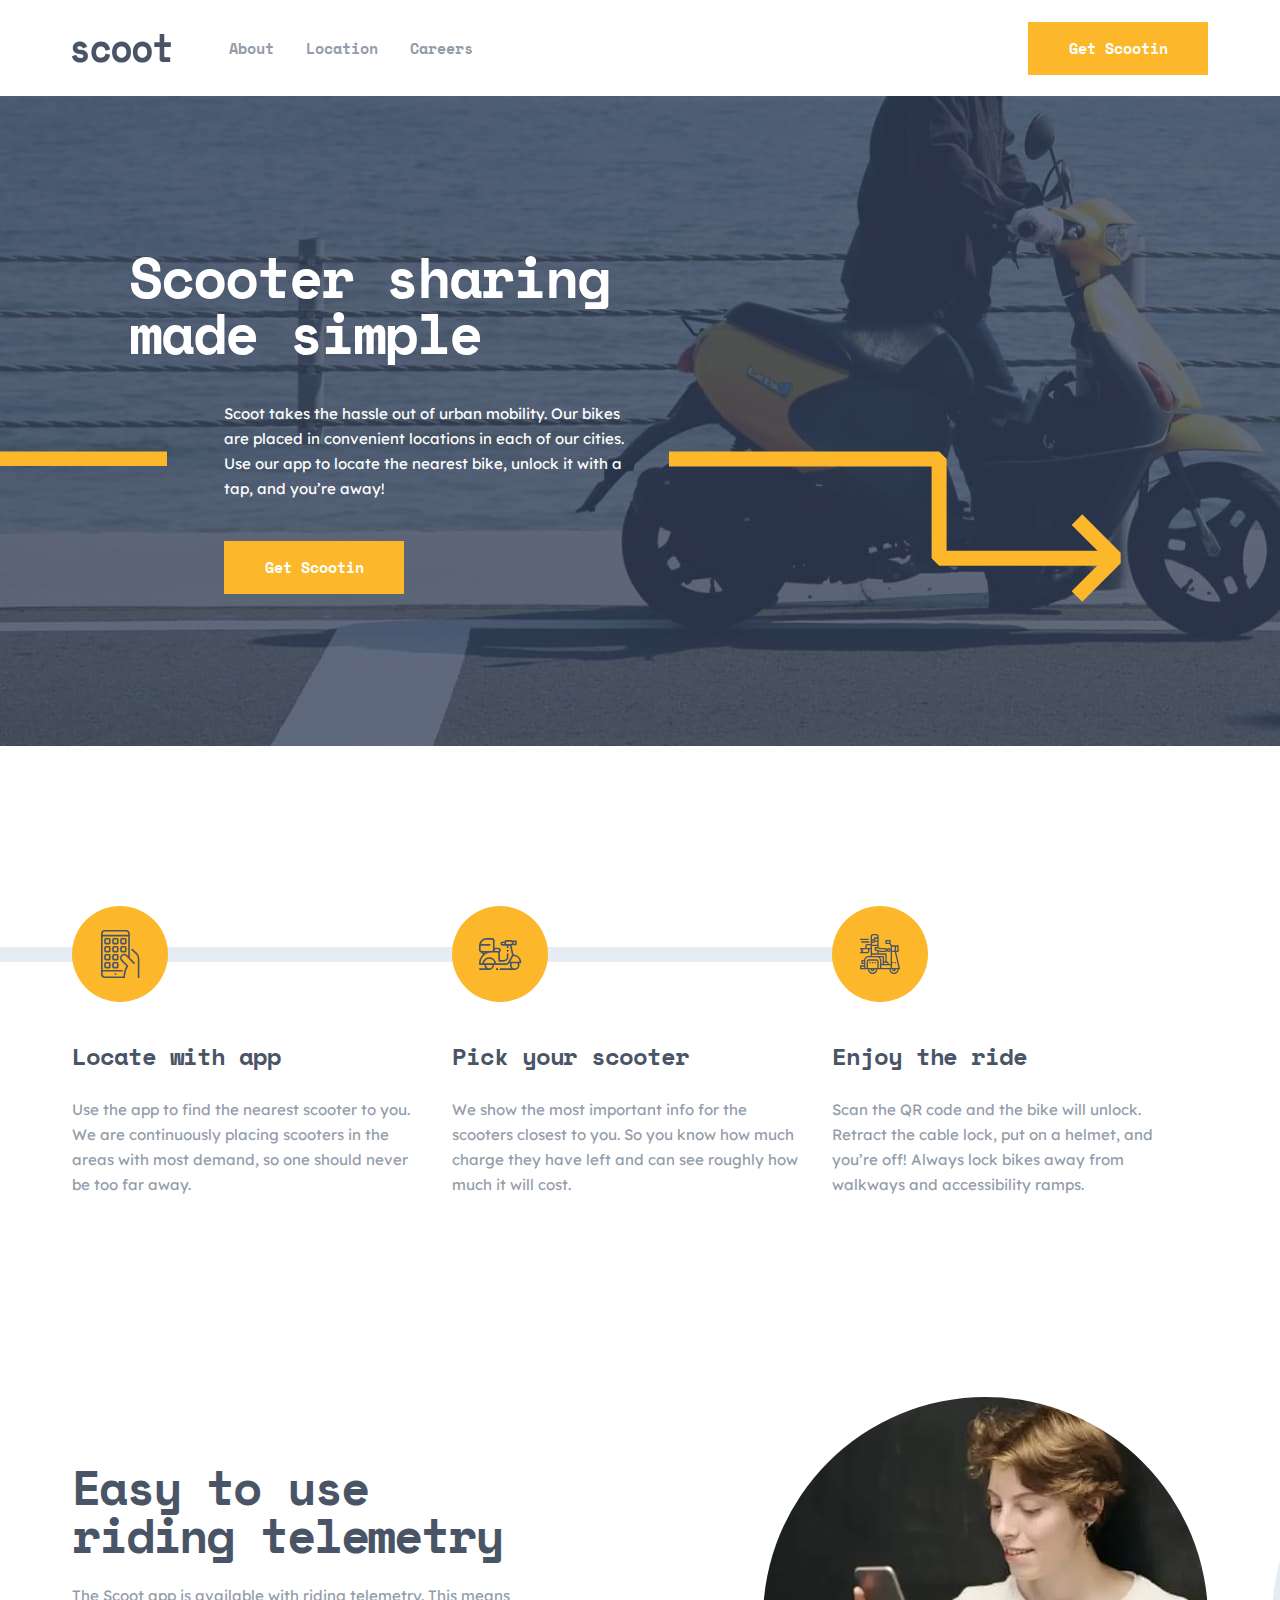
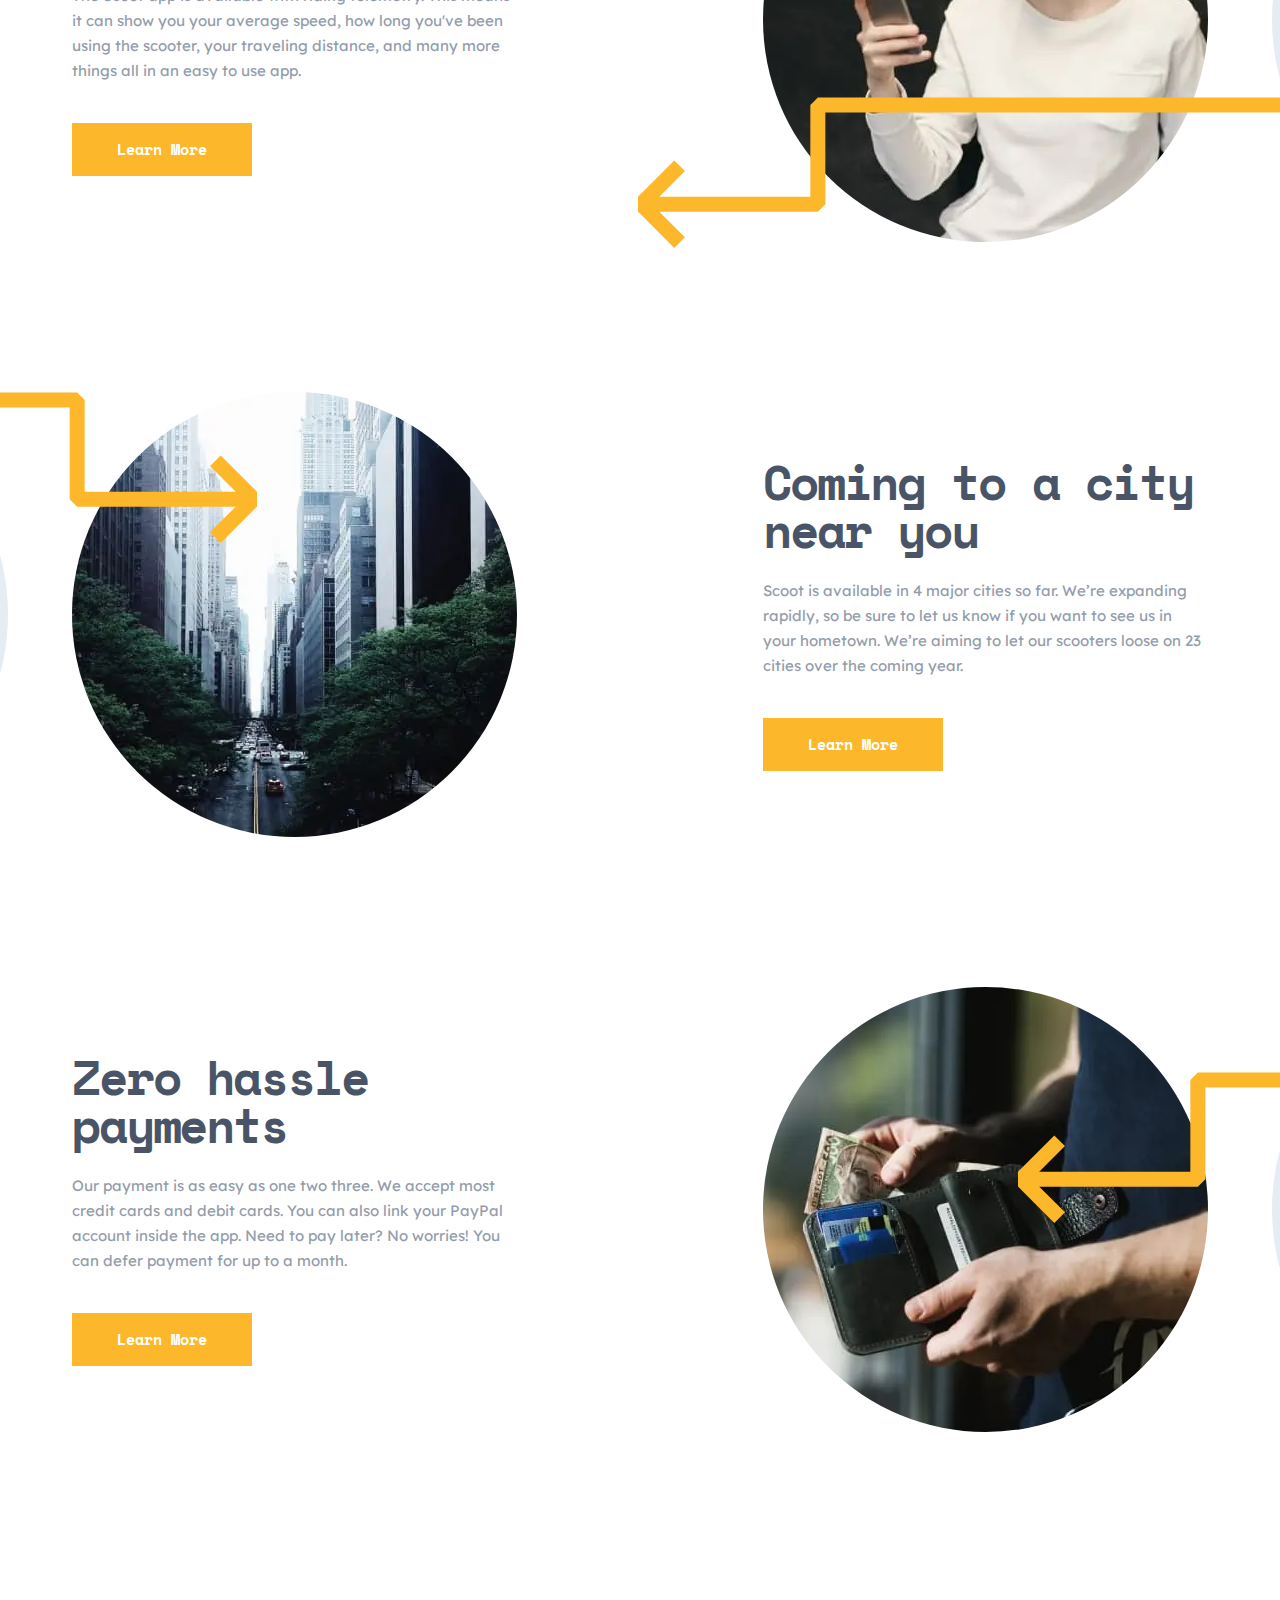
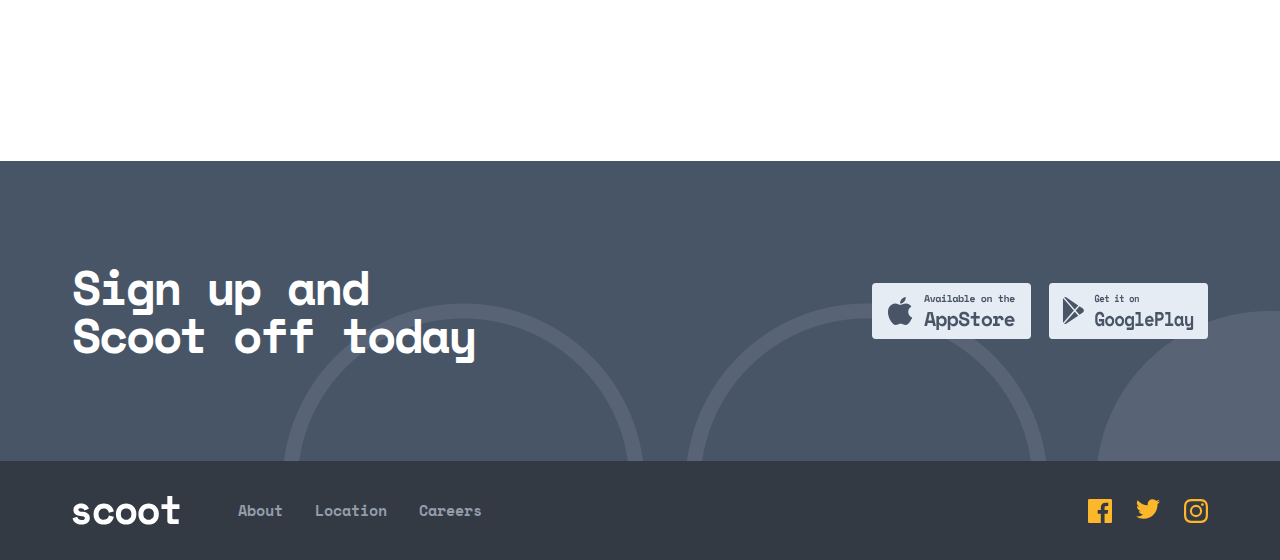
<file: index.html>
<!DOCTYPE html>
<html lang="en">

<head>
    <meta charset="UTF-8">
    <meta http-equiv="X-UA-Compatible" content="IE=edge">
    <meta name="viewport" content="width=device-width, initial-scale=1.0">
    <title>scoot</title>
    <link rel="stylesheet" href="css/main.min.css">
</head>

<body>
    <header class="header">
        <h1 class="visually-hidden">Scoot website</h1>
        <div class="container header__container">
            <a class="header__logo" href="/">
                <img class="header__logo-img" src="img/logo.svg" alt="scoot logo" width="108" height="29">
            </a>

            <button class="header__burger">
                <span class="header__burger-inner"></span>
            </button>

            <div class="nav-wrapper">
                <nav class="nav">
                    <ul class="nav__list">
                        <li class="nav__item">
                            <a class="nav__link" href="about.html" target="_blank">About</a>
                        </li>
                        <li class="nav__item">
                            <a class="nav__link" href="#">Location</a>
                        </li>
                        <li class="nav__item">
                            <a class="nav__link" href="#">Careers</a>
                        </li>
                    </ul>
                    <a class="main-link nav__main-link" href="#">Get Scootin</a>
                </nav>
            </div>
        </div>
    </header>

    <main class="main">
        <div class="intro">
            <div class="container intro__container">
                <div class="intro__content">
                    <p class="intro__title">Scooter sharing made simple</p>
                    <p class="intro__description">Scoot takes the hassle out of urban mobility. Our bikes are placed in
                        convenient locations in each of our cities. Use our app to locate the nearest bike, unlock it
                        with a tap, and you’re away!</p>
                    <a class="main-link intro__main-link--get" href="#">Get Scootin</a>

                </div>
            </div>
        </div>

        <section class="services">
            <h2 class="visually-hidden">Services</h2>
            <div class="container services__container">
                <ol class="services__list">
                    <li class="services__item services__item--locate">
                        <div class="services__content">
                            <h3 class="services__title">Locate with app</h3>
                            <p class="services__desc">Use the app to find the nearest scooter to you. We are
                                continuously
                                placing scooters in the areas with most demand, so one should never be too far away.
                            </p>
                        </div>
                    </li>
                    <li class="services__item services__item--pick">
                        <div class="services__content">
                            <h3 class="services__title">Pick your scooter</h3>
                            <p class="services__desc">We show the most important info for the scooters closest to you.
                                So
                                you know how much charge they have left and can see roughly how much it will cost.</p>
                        </div>
                    </li>
                    <li class="services__item services__item--enjoy">
                        <div class="services__content">
                            <h3 class="services__title">Enjoy the ride</h3>
                            <p class="services__desc">Scan the QR code and the bike will unlock. Retract the cable lock,
                                put
                                on a helmet, and you’re off! Always lock bikes away from walkways and accessibility
                                ramps.
                            </p>
                        </div>
                    </li>
                </ol>
            </div>
        </section>

        <section class="advantages">
            <div class="container advantages__container">
                <h2 class="visually-hidden">Advantages</h2>
                <ul class="advantages__list">
                    <li class="advantages__item advantages__item--telemetry">
                        <picture>
                            <source type="image/webp" srcset="img/telemetry.webp 1x, img/telemetry@2x.webp 2x">
                            <img class="advantages__img" src="img/telemetry.jpg"
                                srcset="img/telemetry.jpg 1x, img/telemetry@2x.jpg 2x" alt="telemetry" width="445"
                                height="445">
                        </picture>
                        <div class="advantages__content">
                            <h3 class="advantages__title">Easy to use riding telemetry</h3>
                            <p class="advantages__desc">The Scoot app is available with riding telemetry. This means it
                                can show you your average speed, how long you've been using the scooter, your traveling
                                distance, and many more things all in an easy to use app.</p>
                            <a href="#" class="main-link">Learn More</a>
                        </div>
                    </li>
                    <li class="advantages__item advantages__item--city">
                        <picture>
                            <source type="image/webp" srcset="img/city-near.webp 1x, img/city-near@2x.webp 2x">
                            <img class="advantages__img" src="img/city-near.jpg"
                                srcset="img/city-near.jpg 1x, img/city-near@2x.jpg 2x" alt="city-near" width="445"
                                height="445">
                        </picture>
                        <div class="advantages__content">
                            <h3 class="advantages__title">Coming to a city near you</h3>
                            <p class="advantages__desc">Scoot is available in 4 major cities so far. We’re expanding
                                rapidly, so be sure to let us know if you want to see us in your hometown. We’re aiming
                                to let our scooters loose on 23 cities over the coming year.</p>
                            <a href="#" class="main-link">Learn More</a>
                        </div>
                    </li>
                    <li class="advantages__item advantages__item--payment">
                        <picture>
                            <source type="image/webp" srcset="img/easy-pay.webp 1x, img/easy-pay@2x.webp 2x">
                            <img class="advantages__img" src="img/easy-pay.jpg"
                                srcset="img/easy-pay.jpg 1x, img/easy-pay@2x.jpg 2x" alt="easy-pay" width="445"
                                height="445">
                        </picture>
                        <div class="advantages__content">
                            <h3 class="advantages__title">Zero hassle payments</h3>
                            <p class="advantages__desc">Our payment is as easy as one two three. We accept most credit
                                cards and debit cards. You can also link your PayPal account inside the app. Need to pay
                                later? No worries! You can defer payment for up to a month.</p>
                            <a href="#" class="main-link">Learn More</a>
                        </div>
                    </li>
                </ul>
            </div>
        </section>

        <section class="cta">
            <div class="container cta__container">
                <h2 class="cta__title">Sign up and Scoot off today</h2>
                <div class="cta__wrapper">
                    <a class="cta__link" href="#">
                        <img class="cta__icon" src="img/app-store.svg" alt="app store" width="159" height="56">
                    </a>
                    <a class="cta__link cta__link--play" href="#">
                        <img class="cta__icon" src="img/play-market.svg" alt="play market" width="182" height="56">
                    </a>
                </div>
            </div>
        </section>
    </main>
    <footer class="footer">
        <div class="container footer__container">
            <a class="footer__logo" href="/">
                <img class="footer__logo-img" src="img/logo-footer.svg" alt="scoot logo" width="108" height="29">
            </a>

            <nav class="nav footer__nav">
                <ul class="nav__list">
                    <li class="nav__item  footer__nav-item">
                        <a class="nav__link" href="about.html" target="_blank">About</a>
                    </li>
                    <li class="nav__item  footer__nav-item">
                        <a class="nav__link" href="#">Location</a>
                    </li>
                    <li class="nav__item  footer__nav-item">
                        <a class="nav__link" href="#">Careers</a>
                    </li>
                </ul>
            </nav>
            <ul class="footer__icons-list">
                <li class="footer__icons-item">
                    <a class="footer__link" href="https://www.facebook.com/" target="_blank">
                        <svg class="footer__icon" width="24" height="24" fill="none" xmlns="http://www.w3.org/2000/svg">
                            <path
                                d="M22.675 0H1.325C.593 0 0 .593 0 1.325v21.351C0 23.407.593 24 1.325 24H12.82v-9.294H9.692v-3.622h3.128V8.413c0-3.1 1.893-4.788 4.659-4.788 1.325 0 2.463.099 2.795.143v3.24l-1.918.001c-1.504 0-1.795.715-1.795 1.763v2.313h3.587l-.467 3.622h-3.12V24h6.116c.73 0 1.323-.593 1.323-1.325V1.325C24 .593 23.407 0 22.675 0Z"
                                fill="#FCB72B" />
                        </svg>
                    </a>
                </li>
                <li class="footer__icons-item">
                    <a class="footer__link" href="https://twitter.com/" target="_blank">
                        <svg class="footer__icon" width="24" height="20" fill="none" xmlns="http://www.w3.org/2000/svg">
                            <path
                                d="M24 2.557a9.83 9.83 0 0 1-2.828.775A4.932 4.932 0 0 0 23.337.608a9.864 9.864 0 0 1-3.127 1.195A4.916 4.916 0 0 0 16.616.248c-3.179 0-5.515 2.966-4.797 6.045A13.978 13.978 0 0 1 1.671 1.149a4.93 4.93 0 0 0 1.523 6.574 4.903 4.903 0 0 1-2.229-.616c-.054 2.281 1.581 4.415 3.949 4.89a4.935 4.935 0 0 1-2.224.084 4.928 4.928 0 0 0 4.6 3.419A9.9 9.9 0 0 1 0 17.54a13.94 13.94 0 0 0 7.548 2.212c9.142 0 14.307-7.721 13.995-14.646A10.025 10.025 0 0 0 24 2.557Z"
                                fill="#FCB72B" />
                        </svg>
                    </a>
                </li>
                <li class="footer__icons-item">
                    <a class="footer__link" href="https://www.instagram.com/" target="_blank">
                        <svg class="footer__icon" width="24" height="24" fill="none" xmlns="http://www.w3.org/2000/svg">
                            <path fill-rule="evenodd" clip-rule="evenodd"
                                d="M12 0C8.741 0 8.333.014 7.053.072 2.695.272.273 2.69.073 7.052.014 8.333 0 8.741 0 12c0 3.259.014 3.668.072 4.948.2 4.358 2.618 6.78 6.98 6.98C8.333 23.986 8.741 24 12 24c3.259 0 3.668-.014 4.948-.072 4.354-.2 6.782-2.618 6.979-6.98.059-1.28.073-1.689.073-4.948 0-3.259-.014-3.667-.072-4.947-.196-4.354-2.617-6.78-6.979-6.98C15.668.014 15.259 0 12 0Zm0 2.163c3.204 0 3.584.012 4.85.07 3.252.148 4.771 1.691 4.919 4.919.058 1.265.069 1.645.069 4.849 0 3.205-.012 3.584-.069 4.849-.149 3.225-1.664 4.771-4.919 4.919-1.266.058-1.644.07-4.85.07-3.204 0-3.584-.012-4.849-.07-3.26-.149-4.771-1.699-4.919-4.92-.058-1.265-.07-1.644-.07-4.849 0-3.204.013-3.583.07-4.849.149-3.227 1.664-4.771 4.919-4.919 1.266-.057 1.645-.069 4.849-.069ZM5.838 12a6.162 6.162 0 1 1 12.324 0 6.162 6.162 0 0 1-12.324 0ZM12 16a4 4 0 1 1 0-8 4 4 0 0 1 0 8Zm4.965-10.405a1.44 1.44 0 1 1 2.881.001 1.44 1.44 0 0 1-2.881-.001Z"
                                fill="#FCB72B" />
                        </svg>
                    </a>
                </li>
            </ul>
        </div>
    </footer>

    <script src="js/main.js"></script>
</body>

</html>
</file>
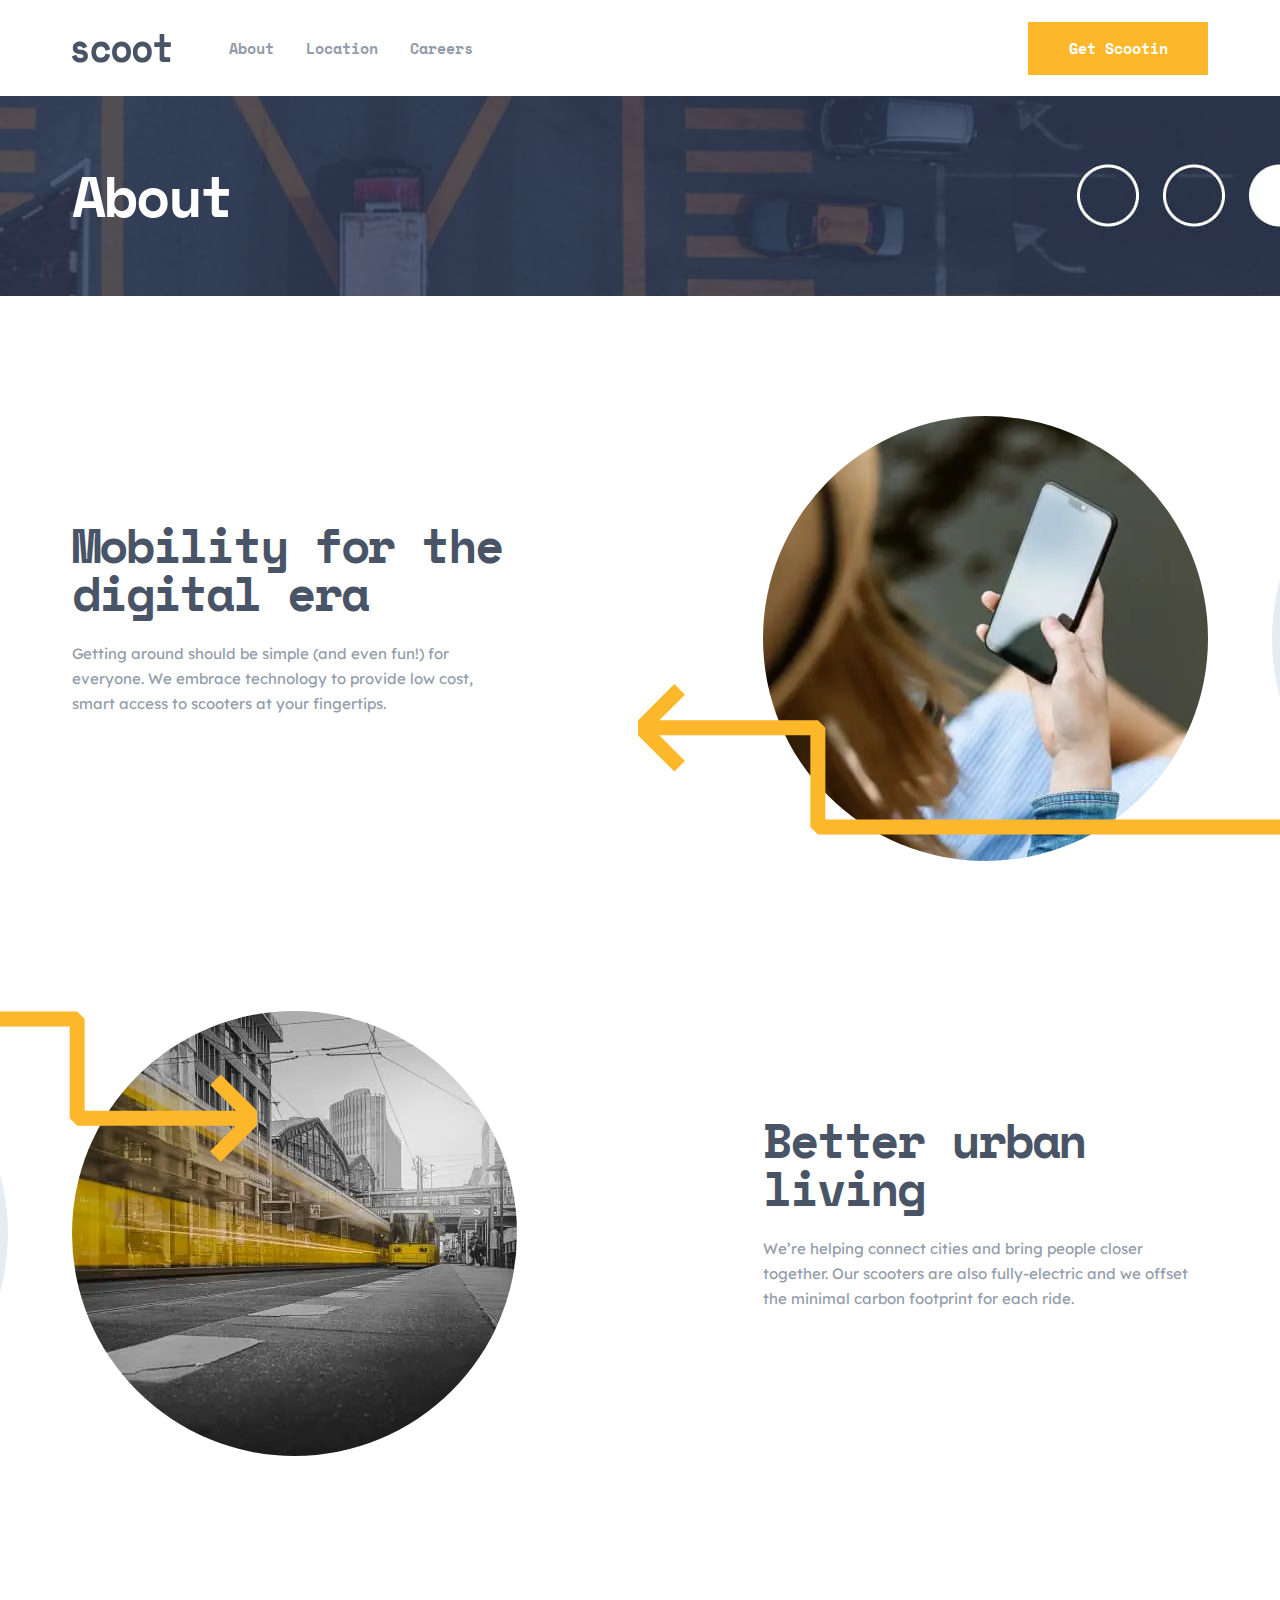
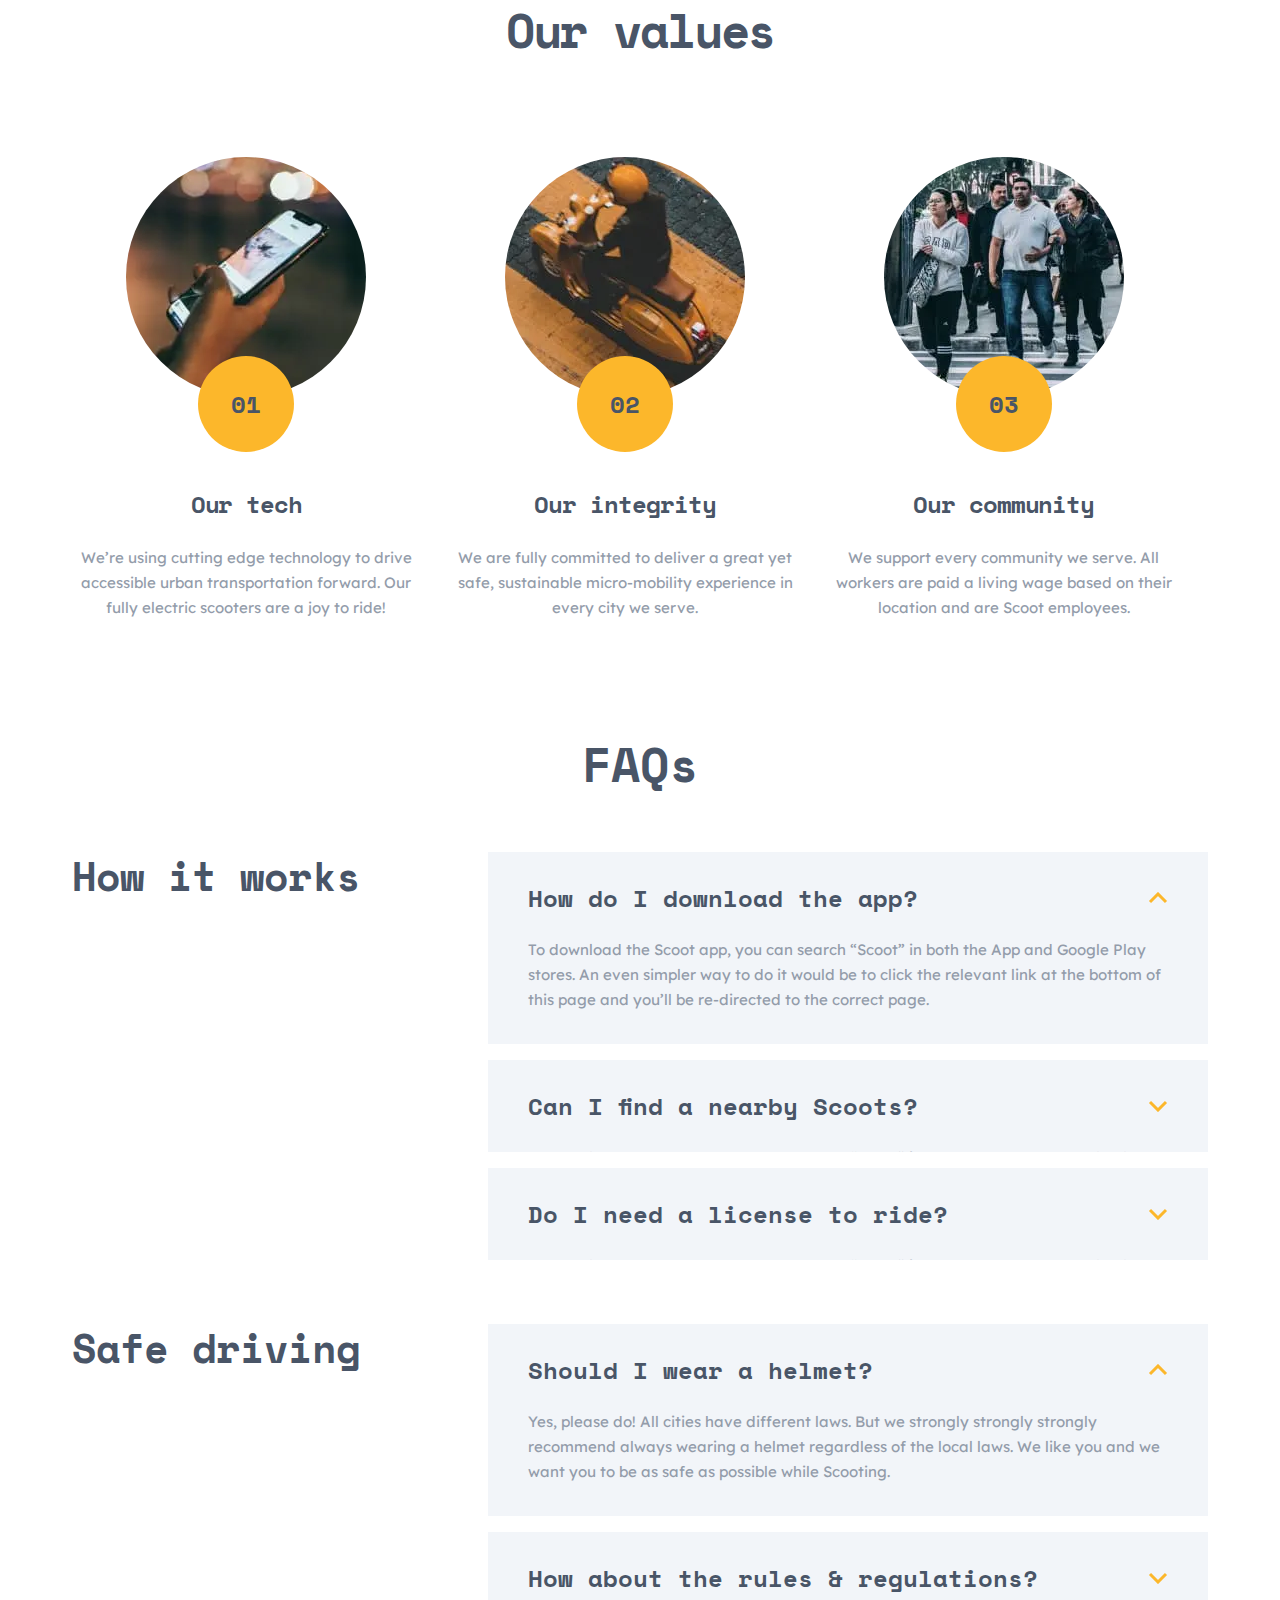
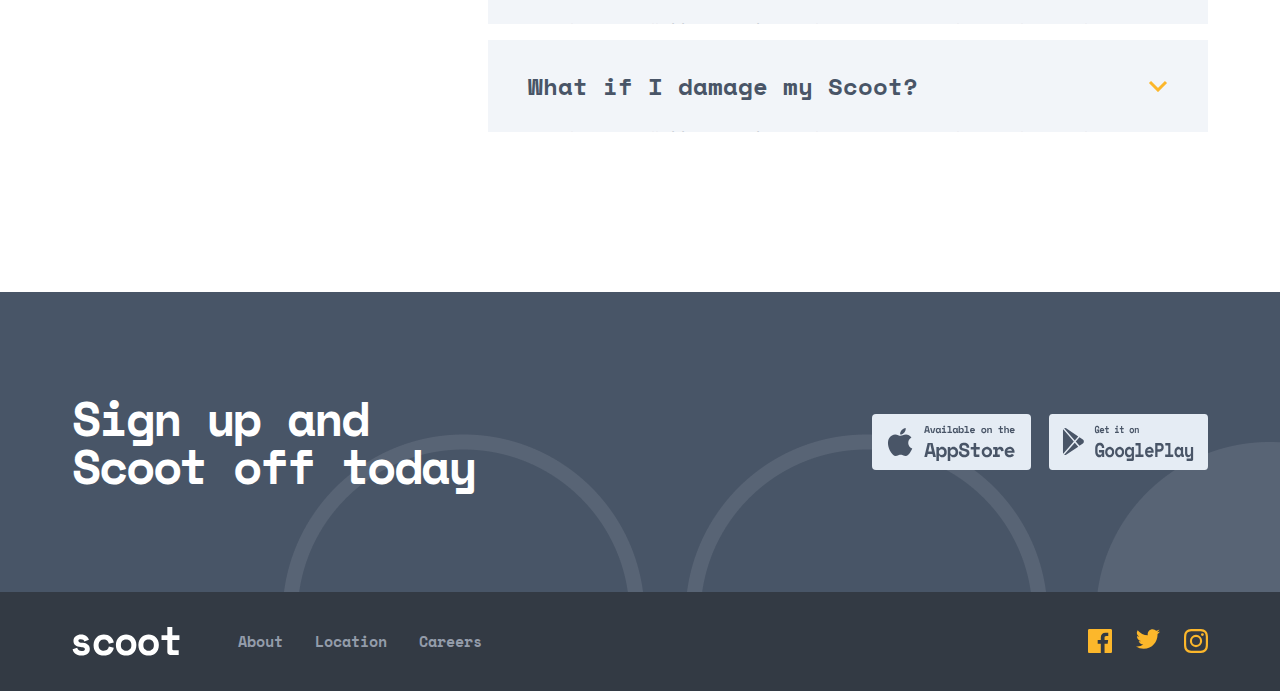
<file: about.html>
<!DOCTYPE html>
<html lang="en">

<head>
    <meta charset="UTF-8">
    <meta http-equiv="X-UA-Compatible" content="IE=edge">
    <meta name="viewport" content="width=device-width, initial-scale=1.0">
    <title>scoot</title>
    <link rel="stylesheet" href="css/main.min.css">
</head>

<body>
    <header class="header">
        <h1 class="visually-hidden">Scoot website</h1>
        <div class="container header__container">
            <a class="header__logo" href="/">
                <img class="header__logo-img" src="img/logo.svg" alt="scoot logo" width="108" height="29">
            </a>

            <button class="header__burger">
                <span class="header__burger-inner"></span>
            </button>

            <div class="nav-wrapper">
                <nav class="nav">
                    <ul class="nav__list">
                        <li class="nav__item">
                            <a class="nav__link" href="about.html" target="_blank">About</a>
                        </li>
                        <li class="nav__item">
                            <a class="nav__link" href="#">Location</a>
                        </li>
                        <li class="nav__item">
                            <a class="nav__link" href="#">Careers</a>
                        </li>
                    </ul>
                    <a class="main-link nav__main-link" href="#">Get Scootin</a>
                </nav>
            </div>
        </div>
    </header>

    <main class="main">
        <div class="intro intro--inner">
            <div class="container intro__container intro__container--inner">
                <p class="intro__title">About</p>
            </div>
        </div>

        <section class="advantages advantages--about">
            <div class="container advantages__container">
                <h2 class="visually-hidden">Advantages</h2>
                <ul class="advantages__list">
                    <li class="advantages__item advantages__item--phone">
                        <picture>
                            <source type="image/webp" srcset="img/phone.webp 1x, img/phone@2x.webp 2x">
                            <img class="advantages__img" src="img/phone.jpg"
                                srcset="img/phone.jpg 1x, img/phone@2x.jpg 2x" alt="phone" width="445" height="445">
                        </picture>
                        <div class="advantages__content">
                            <h3 class="advantages__title">Mobility for the digital era</h3>
                            <p class="advantages__desc">Getting around should be simple (and even fun!) for everyone. We
                                embrace technology to provide low cost, smart access to
                                scooters at your fingertips.</p>
                        </div>
                    </li>

                    <li class="advantages__item advantages__item--city-street">
                        <picture>
                            <source type="image/webp" srcset="img/city-street.webp 1x, img/city-street@2x.webp 2x">
                            <img class="advantages__img" src="img/city-street.jpg"
                                srcset="img/city-street.jpg 1x, img/city-street@2x.jpg 2x" alt="city-street" width="445"
                                height="445">
                        </picture>
                        <div class="advantages__content">
                            <h3 class="advantages__title">Better urban living</h3>
                            <p class="advantages__desc">We’re helping connect cities and bring people closer together.
                                Our
                                scooters are also fully-electric and we offset the
                                minimal carbon footprint for each ride.</p>
                        </div>
                    </li>
                </ul>
            </div>
        </section>

        <section class="values">
            <div class="container values__container">
                <h2 class="values__title">Our values</h2>
                <ol class="values__list">
                    <li class="values__item values__item--tech">
                        <picture>
                            <source type="image/webp" srcset="img/our-tech.webp 1x, img/our-tech@2x.webp 2x">
                            <img class="values__item-img" src="img/our-tech.jpg"
                                srcset="img/our-tech.jpg 1x, img/our-tech@2x.jpg 2x" alt="our tech" width="240"
                                height="240">
                        </picture>
                        <h3 class="values__item-title">Our tech</h3>
                        <p class="values__item-description">We’re using cutting edge technology to drive accessible
                            urban
                            transportation forward. Our fully electric scooters are a joy to ride!</p>
                    </li>
                    <li class="values__item values__item--integrity">
                        <picture>
                            <source type="image/webp" srcset="img/our-integrity.webp 1x, img/our-integrity@2x.webp 2x">
                            <img class="values__item-img" src="img/our-integrity.jpg"
                                srcset="img/our-integrity.jpg 1x, img/our-integrity@2x.jpg 2x" alt="our integrity"
                                width="240" height="240">
                        </picture>
                        <h3 class="values__item-title">Our integrity</h3>
                        <p class="values__item-description">We are fully committed to deliver a great yet safe,
                            sustainable
                            micro-mobility experience in every city we serve.</p>
                    </li>
                    <li class="values__item values__item--community">
                        <picture>
                            <source type="image/webp" srcset="img/our-community.webp 1x, img/our-community@2x.webp 2x">
                            <img class="values__item-img" src="img/our-community.jpg"
                                srcset="img/our-community.jpg 1x, img/our-community@2x.jpg 2x" alt="our community"
                                width="240" height="240">
                        </picture>
                        <h3 class="values__item-title">Our community</h3>
                        <p class="values__item-description">We support every community we serve. All workers are paid a
                            living
                            wage based on their location and are Scoot employees.</p>
                    </li>
                </ol>
            </div>
        </section>

        <section class="faqs container">
            <h2 class="faqs__title"><span class="faq__title-upper">Faq</span>s</h2>

            <ul class="faqs__list">
                <li class="faqs__item">
                    <h3 class="faqs__item-title">How it works</h3>

                    <ul class="faq">
                        <li class="faq__item faq__item--opened">
                            <h4 class="faq__title">How do I download the app?</h4>

                            <p class="faq__description">
                                To download the Scoot app, you can search “Scoot” in both the App and Google Play
                                stores.
                                An even simpler way to do it would be to click the relevant link at the bottom of this
                                page and you’ll be re-directed to the correct page.
                            </p>
                        </li>

                        <li class="faq__item">
                            <h4 class="faq__title">Can I find a nearby Scoots?</h4>

                            <p class="faq__description">
                                To download the Scoot app, you can search “Scoot” in both the App and Google Play
                                stores.
                                An even simpler way to do it would be to click the relevant link at the bottom of this
                                page and you’ll be re-directed to the correct page.
                            </p>
                        </li>

                        <li class="faq__item">
                            <h4 class="faq__title">Do I need a license to ride?</h4>

                            <p class="faq__description">
                                To download the Scoot app, you can search “Scoot” in both the App and Google Play
                                stores.
                                An even simpler way to do it would be to click the relevant link at the bottom of this
                                page and you’ll be re-directed to the correct page.
                            </p>
                        </li>
                    </ul>
                </li>

                <li class="faqs__item">
                    <h3 class="faqs__item-title">Safe driving</h3>

                    <ul class="faq">
                        <li class="faq__item faq__item--opened">
                            <h4 class="faq__title">Should I wear a helmet?</h4>

                            <p class="faq__description">
                                Yes, please do! All cities have different laws.
                                But we strongly strongly strongly recommend always wearing
                                a helmet regardless of the local laws. We like you and we want
                                you to be as safe as possible while Scooting.
                            </p>
                        </li>

                        <li class="faq__item">
                            <h4 class="faq__title">How about the rules & regulations?</h4>

                            <p class="faq__description">
                                Yes, please do! All cities have different laws.
                                But we strongly strongly strongly recommend always wearing
                                a helmet regardless of the local laws. We like you and we want
                                you to be as safe as possible while Scooting.
                            </p>
                        </li>

                        <li class="faq__item">
                            <h4 class="faq__title">What if I damage my Scoot?</h4>

                            <p class="faq__description">
                                Yes, please do! All cities have different laws.
                                But we strongly strongly strongly recommend always wearing
                                a helmet regardless of the local laws. We like you and we want
                                you to be as safe as possible while Scooting.
                            </p>
                        </li>
                    </ul>
                </li>
            </ul>
        </section>

        <section class="cta">
            <div class="container cta__container">
                <h2 class="cta__title">Sign up and Scoot off today</h2>
                <div class="cta__wrapper">
                    <a class="cta__link" href="#">
                        <img class="cta__icon" src="img/app-store.svg" alt="app store" width="159" height="56">
                    </a>
                    <a class="cta__link cta__link--play" href="#">
                        <img class="cta__icon" src="img/play-market.svg" alt="play market" width="182" height="56">
                    </a>
                </div>
            </div>
        </section>
    </main>

    <footer class="footer">
        <div class="container footer__container">
            <a class="footer__logo" href="/">
                <img class="footer__logo-img" src="img/logo-footer.svg" alt="scoot logo" width="108" height="29">
            </a>

            <nav class="nav footer__nav">
                <ul class="nav__list">
                    <li class="nav__item  footer__nav-item">
                        <a class="nav__link" href="about.html" target="_blank">About</a>
                    </li>
                    <li class="nav__item  footer__nav-item">
                        <a class="nav__link" href="#">Location</a>
                    </li>
                    <li class="nav__item  footer__nav-item">
                        <a class="nav__link" href="#">Careers</a>
                    </li>
                </ul>
            </nav>
            <ul class="footer__icons-list">
                <li class="footer__icons-item">
                    <a class="footer__link" href="https://www.facebook.com/" target="_blank">
                        <svg class="footer__icon" width="24" height="24" fill="none" xmlns="http://www.w3.org/2000/svg">
                            <path
                                d="M22.675 0H1.325C.593 0 0 .593 0 1.325v21.351C0 23.407.593 24 1.325 24H12.82v-9.294H9.692v-3.622h3.128V8.413c0-3.1 1.893-4.788 4.659-4.788 1.325 0 2.463.099 2.795.143v3.24l-1.918.001c-1.504 0-1.795.715-1.795 1.763v2.313h3.587l-.467 3.622h-3.12V24h6.116c.73 0 1.323-.593 1.323-1.325V1.325C24 .593 23.407 0 22.675 0Z"
                                fill="#FCB72B" />
                        </svg>
                    </a>
                </li>
                <li class="footer__icons-item">
                    <a class="footer__link" href="https://twitter.com/" target="_blank">
                        <svg class="footer__icon" width="24" height="20" fill="none" xmlns="http://www.w3.org/2000/svg">
                            <path
                                d="M24 2.557a9.83 9.83 0 0 1-2.828.775A4.932 4.932 0 0 0 23.337.608a9.864 9.864 0 0 1-3.127 1.195A4.916 4.916 0 0 0 16.616.248c-3.179 0-5.515 2.966-4.797 6.045A13.978 13.978 0 0 1 1.671 1.149a4.93 4.93 0 0 0 1.523 6.574 4.903 4.903 0 0 1-2.229-.616c-.054 2.281 1.581 4.415 3.949 4.89a4.935 4.935 0 0 1-2.224.084 4.928 4.928 0 0 0 4.6 3.419A9.9 9.9 0 0 1 0 17.54a13.94 13.94 0 0 0 7.548 2.212c9.142 0 14.307-7.721 13.995-14.646A10.025 10.025 0 0 0 24 2.557Z"
                                fill="#FCB72B" />
                        </svg>
                    </a>
                </li>
                <li class="footer__icons-item">
                    <a class="footer__link" href="https://www.instagram.com/" target="_blank">
                        <svg class="footer__icon" width="24" height="24" fill="none" xmlns="http://www.w3.org/2000/svg">
                            <path fill-rule="evenodd" clip-rule="evenodd"
                                d="M12 0C8.741 0 8.333.014 7.053.072 2.695.272.273 2.69.073 7.052.014 8.333 0 8.741 0 12c0 3.259.014 3.668.072 4.948.2 4.358 2.618 6.78 6.98 6.98C8.333 23.986 8.741 24 12 24c3.259 0 3.668-.014 4.948-.072 4.354-.2 6.782-2.618 6.979-6.98.059-1.28.073-1.689.073-4.948 0-3.259-.014-3.667-.072-4.947-.196-4.354-2.617-6.78-6.979-6.98C15.668.014 15.259 0 12 0Zm0 2.163c3.204 0 3.584.012 4.85.07 3.252.148 4.771 1.691 4.919 4.919.058 1.265.069 1.645.069 4.849 0 3.205-.012 3.584-.069 4.849-.149 3.225-1.664 4.771-4.919 4.919-1.266.058-1.644.07-4.85.07-3.204 0-3.584-.012-4.849-.07-3.26-.149-4.771-1.699-4.919-4.92-.058-1.265-.07-1.644-.07-4.849 0-3.204.013-3.583.07-4.849.149-3.227 1.664-4.771 4.919-4.919 1.266-.057 1.645-.069 4.849-.069ZM5.838 12a6.162 6.162 0 1 1 12.324 0 6.162 6.162 0 0 1-12.324 0ZM12 16a4 4 0 1 1 0-8 4 4 0 0 1 0 8Zm4.965-10.405a1.44 1.44 0 1 1 2.881.001 1.44 1.44 0 0 1-2.881-.001Z"
                                fill="#FCB72B" />
                        </svg>
                    </a>
                </li>
            </ul>
        </div>
    </footer>

    <script src="js/main.js"></script>
</body>

</html>
</file>
<file: css/main.min.css>
@-webkit-keyframes header-opening{0%{-webkit-transform:translateX(-100%);transform:translateX(-100%)}25%{-webkit-transform:translateX(35%);transform:translateX(35%)}50%{-webkit-transform:translateX(70%);transform:translateX(70%)}to{-webkit-transform:translateX(0);transform:translateX(0)}}@keyframes header-opening{0%{-webkit-transform:translateX(-100%);transform:translateX(-100%)}25%{-webkit-transform:translateX(35%);transform:translateX(35%)}50%{-webkit-transform:translateX(70%);transform:translateX(70%)}to{-webkit-transform:translateX(0);transform:translateX(0)}}@-webkit-keyframes nav-wrapper-fade-in{0%{background:0 0}to{background:rgba(0,0,0,.74)}}@keyframes nav-wrapper-fade-in{0%{background:0 0}to{background:rgba(0,0,0,.74)}}@-webkit-keyframes nav-wrapper-fade-out{0%{background:rgba(0,0,0,.74)}to{background:0 0}}@keyframes nav-wrapper-fade-out{0%{background:rgba(0,0,0,.74)}to{background:0 0}}@-webkit-keyframes nav-opened{0%{left:-100%}to{left:0}}@keyframes nav-opened{0%{left:-100%}to{left:0}}@-webkit-keyframes nav-closed{0%{left:0}to{left:-100%}}@keyframes nav-closed{0%{left:0}to{left:-100%}}html{line-height:1.15;-webkit-text-size-adjust:100%}body{padding:0;margin:0;line-height:1.5;font-family:"Space Mono","Arial",sans-serif;font-size:15px;overflow-x:hidden}details,main{display:block}h1{font-size:2em;margin:.67em 0}hr{-webkit-box-sizing:content-box;box-sizing:content-box;height:0;overflow:visible}code,kbd,pre,samp{font-family:monospace,monospace;font-size:1em}a{background-color:transparent;text-decoration:none}abbr[title]{border-bottom:none;-webkit-text-decoration:underline dotted;text-decoration:underline dotted}b,strong{font-weight:bolder}small{font-size:80%}sub,sup{font-size:75%;line-height:0;position:relative;vertical-align:baseline}sub{bottom:-.25em}sup{top:-.5em}img{border-style:none;max-width:100%}button,input,optgroup,select,textarea{font-family:inherit;font-size:100%;line-height:1.15;margin:0}button,input{overflow:visible}button,select{text-transform:none}[type=button],[type=reset],[type=submit],button{-webkit-appearance:button}[type=button]::-moz-focus-inner,[type=reset]::-moz-focus-inner,[type=submit]::-moz-focus-inner,button::-moz-focus-inner{border-style:none;padding:0}[type=button]:-moz-focusring,[type=reset]:-moz-focusring,[type=submit]:-moz-focusring,button:-moz-focusring{outline:1px dotted ButtonText}fieldset{padding:.35em .75em .625em}legend{color:inherit;display:table;max-width:100%;white-space:normal}progress{vertical-align:baseline}textarea{overflow:auto}[type=checkbox],[type=radio],legend{-webkit-box-sizing:border-box;box-sizing:border-box;padding:0}[type=number]::-webkit-inner-spin-button,[type=number]::-webkit-outer-spin-button{height:auto}[type=search]{-webkit-appearance:textfield;outline-offset:-2px}[type=search]::-webkit-search-decoration{-webkit-appearance:none}::-webkit-file-upload-button{-webkit-appearance:button;font:inherit}summary{display:list-item}.header__burger--opened .header__burger-inner,[hidden],template{display:none}*,::after,::before{-webkit-box-sizing:border-box;box-sizing:border-box}.visually-hidden{position:absolute;white-space:nowrap;width:1px;height:1px;overflow:hidden;border:0;padding:0;clip:rect(0 0 0 0);-webkit-clip-path:inset(50%);clip-path:inset(50%);margin:-1px}@font-face{font-family:"Lexend Deca";src:url(../fonts/LexendDeca-Regular.woff2)format("woff2"),url(../fonts/LexendDeca-Regular.woff)format("woff");font-weight:400;font-style:normal}@font-face{font-family:"Space Mono";src:url(../fonts/SpaceMono-Bold.woff2)format("woff2"),url(../fonts/SpaceMono-Bold.woff)format("woff");font-weight:700;font-style:normal}.container{max-width:1136px;margin:0 auto;padding:0 15px;-webkit-box-sizing:unset;box-sizing:unset}@media only screen and (max-width:1136px){.container{max-width:573px}}@media only screen and (max-width:719px){.container{max-width:311px}}.header{position:fixed;padding:22px 0 21px;background-color:#fff;z-index:4;top:0;width:100%}.header__container{display:-webkit-box;display:-ms-flexbox;display:flex;-webkit-box-align:center;-ms-flex-align:center;align-items:center}.header__logo-img{display:block}.header__burger{display:none;border:0;background-color:#fff;width:19px;height:16px}.header__burger-inner,.header__burger::after,.header__burger::before{width:19px;height:3px;background-color:#fcb72b;display:block;margin-bottom:2px;-webkit-transition:.5s ease all;transition:.5s ease all;content:""}.header__burger-inner,.header__burger::after{margin-bottom:0}.header__burger-inner{margin-bottom:2px}.header__burger--opened::after,.header__burger--opened::before{width:19px;position:absolute;left:50%;top:50%}.header__burger--opened::after{-webkit-transform:translate(-50%,-50%) rotate(45deg);transform:translate(-50%,-50%) rotate(45deg)}.header__burger--opened::before{margin-bottom:0;-webkit-transform:translate(-50%,-50%) rotate(-45deg);transform:translate(-50%,-50%) rotate(-45deg)}@media only screen and (max-width:1136px){.header__container{max-width:688px;-webkit-box-pack:center;-ms-flex-pack:center;justify-content:center}}@media only screen and (max-width:719px){.header__burger{display:block;position:absolute;left:30px}.header__container{-webkit-box-pack:center;-ms-flex-pack:center;justify-content:center}}.nav-wrapper{width:100%}.nav,.nav__list{display:-webkit-box;display:-ms-flexbox;display:flex}.nav{-webkit-box-pack:justify;-ms-flex-pack:justify;justify-content:space-between;-webkit-box-align:center;-ms-flex-align:center;align-items:center;-webkit-box-flex:1;-ms-flex-positive:1;flex-grow:1}.nav__list{padding:0;list-style:none;margin:0 0 0 58px}.nav__item{margin-right:32px}.nav__item:last-child{margin-right:0}.nav__link{line-height:25px;color:#939caa}.nav__link:hover{color:#fcb72b}@media only screen and (max-width:719px){.nav-wrapper{height:0;width:0;position:absolute;top:100%;z-index:2;overflow:hidden}.nav-wrapper--fade-in{height:calc(100vh - 100%);width:100%;-webkit-animation:.5s forwards nav-wrapper-fade-in;animation:.5s forwards nav-wrapper-fade-in}.nav-wrapper--fade-out{-webkit-animation:.5s forwards nav-wrapper-fade-out;animation:.5s forwards nav-wrapper-fade-out}.nav--opened{-webkit-animation:.5s forwards nav-opened;animation:.5s forwards nav-opened}.nav--opened .nav__link{font-size:18px;color:#e5ecf4}.nav--closed{-webkit-animation:.5s forwards nav-closed;animation:.5s forwards nav-closed}.nav,.nav__list{-webkit-box-orient:vertical;-webkit-box-direction:normal;-ms-flex-direction:column;flex-direction:column}.nav{position:absolute;left:-100%;padding:64px 32px 24px;height:100%;-webkit-box-align:start;-ms-flex-align:start;align-items:start;width:256px;background:#333a44}.nav__list{margin:0}.nav__item{margin-bottom:24px}.nav__link{color:#e5ecf4}.nav__main-link{width:100%}}.intro{background-image:url(../../img/intro-bg.jpg);background-repeat:no-repeat;background-position:center right;background-size:cover}@media only screen and (-webkit-min-device-pixel-ratio:2),only screen and (min--moz-device-pixel-ratio:2),only screen and (min-device-pixel-ratio:2),only screen and (min-resolution:192dpi),only screen and (min-resolution:2dppx){.intro{background-image:url(../../img/intro-bg@2x.jpg)}}.intro--inner{background-image:url(../../img/about-bg.jpg);margin-bottom:120px}@media only screen and (-webkit-min-device-pixel-ratio:2),only screen and (min--moz-device-pixel-ratio:2),only screen and (min-device-pixel-ratio:2),only screen and (min-resolution:192dpi),only screen and (min-resolution:2dppx){.intro--inner{background-image:url(../../img/about-bg@2x.jpg)}}.intro__container{padding:153px 0 152px}.intro__container--inner{padding:72px 0}.intro__content{width:500px;margin-left:57px}.intro__title{margin:0;font-size:56px;line-height:56px;letter-spacing:-2px;color:#fff}.intro__description{font-family:"Lexend Deca";font-weight:400;line-height:25px;padding:40px 0;margin:0 40px 0 95px;width:405px;color:#fff;position:relative}.intro__description::before{width:202px;height:15px;display:block;background-image:url(../img/line.svg);content:"";position:absolute;top:90px;right:calc(100% + 57px)}.intro__description::after{width:452px;height:151px;display:block;background-image:url(../../img/intro-arrow.svg);content:"";position:absolute;top:90px;left:calc(100% + 40px)}.intro__main-link--get{margin-left:95px}@media only screen and (max-width:1136px){.intro--inner{background-image:url(../../img/about-bg-tablet.jpg);margin-bottom:144px}}@media only screen and (max-width:1136px) and (-webkit-min-device-pixel-ratio:2),only screen and (max-width:1136px) and (min--moz-device-pixel-ratio:2),only screen and (max-width:1136px) and (min-device-pixel-ratio:2),only screen and (max-width:1136px) and (min-resolution:192dpi),only screen and (max-width:1136px) and (min-resolution:2dppx){.intro--inner{background-image:url(../../img/about-bg-tablet@2x.jpg)}}@media only screen and (max-width:1136px){.intro__container{padding:137px 0 217px}.intro__container--inner{padding:72px 0}.intro__content{display:-webkit-box;display:-ms-flexbox;display:flex;margin:0 auto;text-align:center;-webkit-box-align:center;-ms-flex-align:center;align-items:center;-webkit-box-orient:vertical;-webkit-box-direction:normal;-ms-flex-direction:column;flex-direction:column}.intro__description{padding:24px 0 32px}.intro__description::before{display:none}.intro__description::after{top:calc(100% + 93px);left:unset;right:350px}.intro__description,.intro__main-link--get{margin:0}}@media only screen and (max-width:719px){.intro--inner{background-image:url(../../img/about-bg-mobile.jpg);background-position:center center;margin-bottom:72px}}@media only screen and (max-width:719px) and (-webkit-min-device-pixel-ratio:2),only screen and (max-width:719px) and (min--moz-device-pixel-ratio:2),only screen and (max-width:719px) and (min-device-pixel-ratio:2),only screen and (max-width:719px) and (min-resolution:192dpi),only screen and (max-width:719px) and (min-resolution:2dppx){.intro--inner{background-image:url(../../img/about-bg-mobile@2x.jpg)}}@media only screen and (max-width:719px){.intro__container{padding:115px 0 179px}.intro__container--inner{padding:60px 0}.intro__title{font-size:40px;line-height:40px;text-align:center}.intro__description{padding:24px 0 34px}.intro__description::after{top:calc(100% + 62px);right:208px}.intro__content,.intro__description{width:311px}}.services{padding:160px 0 200px}.services__container{width:1275px;position:relative}.services__container::after{right:300px;height:15px;position:absolute;background-image:url(../../img/liner.svg);content:"";background-color:#e5ecf4;top:41px;left:-1000px;z-index:-1}.services__list{display:-webkit-box;display:-ms-flexbox;display:flex;margin:0;padding:0;list-style:none}.services__item{margin-right:30px;width:350px}.services__item:last-child{margin-right:0}.services__item::before{display:block;width:96px;height:96px;content:"";background-color:#fcb72b;border-radius:50%;z-index:1;background-repeat:no-repeat;background-position:center center}.services__item--locate::before{background-image:url(../../img/locate-with-app.svg)}.services__item--pick::before{background-image:url(../../img/pick-scooter.svg)}.services__item--enjoy::before{background-image:url(../../img/ride.svg)}.services__title{margin:40px 0 27px;font-style:normal;font-weight:700;font-size:24px;line-height:28px;letter-spacing:-1.07143px;color:#495567}.services__desc{margin:0;font-family:"Lexend Deca";font-weight:400;line-height:25px;color:#939caa}@media only screen and (max-width:1136px){.services{padding:122px 0 145px}.services__container::after{top:-1000px;left:56px;bottom:80px;right:unset;height:unset;width:15px}.services__list{-webkit-box-orient:vertical;-webkit-box-direction:normal;-ms-flex-direction:column;flex-direction:column}.services__item{margin-bottom:40px;display:-webkit-box;display:-ms-flexbox;display:flex;margin-right:0;width:unset}.services__item::before{-ms-flex-negative:0;flex-shrink:0;margin-right:79px}.services__title{margin-top:0}}@media only screen and (max-width:719px){.services{padding:120px}.services__container::after{display:none}.services__item{-webkit-box-orient:vertical;-webkit-box-direction:normal;-ms-flex-direction:column;flex-direction:column;-webkit-box-align:center;-ms-flex-align:center;align-items:center;text-align:center;margin-bottom:48px}.services__item::before{width:56px;height:56px;margin:0}.services__item--locate::before{background-image:url(../../img/locate-with-app-mobile.svg)}.services__item--pick::before{background-image:url(../../img/pick-scooter-mobile.svg)}.services__item--enjoy::before{background-image:url(../../img/ride-mobile.svg)}.services__title{margin:24px 0;font-size:20px;line-height:28px}}.advantages{margin-bottom:329px}.advantages--about{margin-bottom:0}.advantages__container{position:relative}.advantages__list{margin:0;padding:0;list-style:none}.advantages__item{display:-webkit-box;display:-ms-flexbox;display:flex;-webkit-box-pack:justify;-ms-flex-pack:justify;justify-content:space-between;-webkit-box-align:center;-ms-flex-align:center;align-items:center;margin-bottom:150px;position:relative}.advantages__item::before{left:-509px;width:445px;height:445px;position:absolute;content:"";background:#e5ecf4;border-radius:50%}.advantages__item::after{content:"";position:absolute;width:735px;height:151px;background:url(../../img/left-arrow.svg)no-repeat center center}.advantages__item--telemetry::after{top:300px;right:-165px}.advantages__item--city::after{top:0;left:-550px}.advantages__item--payment::after{top:85px;right:-545px}.advantages__item--phone::after{right:-165px;top:268px;-webkit-transform:scaleY(-1);transform:scaleY(-1)}.advantages__item--city-street::after{top:0;left:-550px}.advantages__item:nth-child(2n-1){-webkit-box-orient:horizontal;-webkit-box-direction:reverse;-ms-flex-direction:row-reverse;flex-direction:row-reverse}.advantages__item:nth-child(2n-1)::before{right:-509px;left:unset}.advantages__item:nth-child(2n)::after{-webkit-transform:scaleX(-1);transform:scaleX(-1)}.advantages__img{display:block;width:445px;height:445px;border-radius:50%}.advantages__content{width:445px}.advantages__title{margin:0 0 24px;font-style:normal;font-weight:700;font-size:48px;line-height:48px;letter-spacing:-2.14286px;color:#495567}.advantages__desc{font-family:"Lexend Deca";font-weight:400;line-height:25px;color:#939caa;margin:0 0 40px}@media only screen and (max-width:1136px){.advantages{margin-bottom:104px}.advantages__item{margin-bottom:120px;-webkit-box-orient:vertical;-webkit-box-direction:normal;-ms-flex-direction:column;flex-direction:column}.advantages__item::before{left:-445px}.advantages__item:nth-child(2n-1){-webkit-box-orient:vertical;-webkit-box-direction:normal;-ms-flex-direction:column;flex-direction:column}.advantages__item:nth-child(2n-1)::before{right:-445px;left:unset}.advantages__item--telemetry::after{right:-101px}.advantages__item--city::after{left:-486px}.advantages__item--payment::after{right:-481px}.advantages__item--phone::after{right:-101px}.advantages__item--city-street::after{left:-486px}.advantages__img{margin-bottom:56px}.advantages__content{width:unset;display:-webkit-box;display:-ms-flexbox;display:flex;-webkit-box-orient:vertical;-webkit-box-direction:normal;-ms-flex-direction:column;flex-direction:column;-webkit-box-align:center;-ms-flex-align:center;align-items:center;text-align:center}}@media only screen and (max-width:719px){.advantages__item::before{display:none}.advantages__item--telemetry::after{top:173px;right:-424px}.advantages__item--city::after{left:-520px}.advantages__item--payment::after{top:0;right:-530px}.advantages__item--phone::after{top:133px;right:-420px}.advantages__item--city-street::after{left:-420px}.advantages__img{width:311px;height:311px}.advantages__title{font-size:32px;line-height:32px}}.faqs{color:#495567}.faqs__title{text-align:center;margin:0 0 64px;font-size:48px;line-height:48px;font-weight:700}.faqs__title:last-child{margin:0}.faq__title-upper{text-transform:uppercase}.faqs__list{padding:0;list-style:none;margin:0 0 160px}.faqs__item{margin-bottom:64px;display:-webkit-box;display:-ms-flexbox;display:flex;-webkit-box-pack:justify;-ms-flex-pack:justify;justify-content:space-between}.faqs__item-title{margin:0;font-size:40px;line-height:48px;font-weight:700}@media only screen and (max-width:1136px){.faqs__item{-webkit-box-orient:vertical;-webkit-box-direction:normal;-ms-flex-direction:column;flex-direction:column;-webkit-box-align:center;-ms-flex-align:center;align-items:center;-webkit-box-pack:start;-ms-flex-pack:start;justify-content:start}.faqs__item-title{margin-bottom:32px}.faqs__list{margin-bottom:120px}}@media only screen and (max-width:719px){.faqs__item-title{font-size:24px;line-height:28px}}.faq{margin:0;padding:0;list-style:none;max-width:730px}.faq__item{display:block;background:#f2f5f9;margin-bottom:16px;max-width:720px;overflow:hidden;height:92px}.faq__item:hover{background:#fff4df}.faq__item:last-child{margin:0}.faq__title{padding:32px 40px;font-size:24px;line-height:28px;font-weight:700;margin:0;display:-webkit-box;display:-ms-flexbox;display:flex;-webkit-box-pack:justify;-ms-flex-pack:justify;justify-content:space-between;-webkit-box-align:center;-ms-flex-align:center;align-items:center}.faq__title::after{-ms-flex-negative:0;flex-shrink:0;margin-left:16px;content:"";background:url(../../img/arrow-down.svg)no-repeat;width:20px;height:12px;-webkit-transition:-webkit-transform .3s;transition:transform .3s;transition:transform .3s,-webkit-transform .3s}.faq__item--opened{height:auto}.faq__item--opened .faq__title::after{-webkit-transform:rotate(180deg);transform:rotate(180deg)}.faq__description{display:block;font-size:15px;font-family:"Lexend Deca";font-weight:400;line-height:25px;color:#939caa;margin:-7px 0 0;padding:0 40px 32px}@media only screen and (max-width:1136px){.faq__item{background:#f2f5f9;margin-bottom:24px;max-width:689px}.faq__title{padding:32px 32px 32px 40px}.faq__description{padding:0 32px 32px 40px}}@media only screen and (max-width:719px){.faq__title{padding:32px 28px 32px 32px;font-size:18px;line-height:24px}.faq__description{padding:0 28px 32px 32px}}.main{margin-top:96px}@media only screen and (max-width:719px){.main{margin-top:64px}}.cta{background:url(../../img/cta-bg.png)no-repeat bottom right;background-color:#495567}@media only screen and (-webkit-min-device-pixel-ratio:2),only screen and (min--moz-device-pixel-ratio:2),only screen and (min-device-pixel-ratio:2),only screen and (min-resolution:192dpi),only screen and (min-resolution:2dppx){.cta{background-image:url(../img/cta-bg@2x.png)}}.cta__container{display:-webkit-box;display:-ms-flexbox;display:flex;-webkit-box-pack:justify;-ms-flex-pack:justify;justify-content:space-between;-webkit-box-align:center;-ms-flex-align:center;align-items:center;padding:102px 15px}.cta__title{margin:0;font-style:normal;font-weight:700;font-size:48px;line-height:48px;letter-spacing:-2.14286px;width:415px;color:#fff}.cta__wrapper{display:-webkit-box;display:-ms-flexbox;display:flex}.cta__link:last-child{margin-left:18px}.cta__icon{display:block;width:159px;height:56px}.cta__icon--play{width:182px}@media only screen and (max-width:1136px){.cta__container{padding:62px 15px;-webkit-box-orient:vertical;-webkit-box-direction:normal;-ms-flex-direction:column;flex-direction:column}.cta__title{text-align:center;margin-bottom:40px}.cta__icon{display:block;height:40px;width:113px}.cta__icon--play{width:130px}}@media only screen and (max-width:719px){.cta__container{padding:88px 15px}.cta__title{width:unset;font-size:32px;line-height:32px}}.values{margin-bottom:120px}.values__title{margin:0 0 103px;font-style:normal;font-weight:700;font-size:48px;line-height:48px;text-align:center;letter-spacing:-2.14286px;color:#495567}.values__list{margin:0;padding:0;list-style:none;counter-reset:values}.values__item,.values__item::before,.values__list{display:-webkit-box;display:-ms-flexbox;display:flex;-webkit-box-align:center;-ms-flex-align:center;align-items:center}.values__item{position:relative;margin-right:30px;width:350px;text-align:center;counter-increment:values;-webkit-box-orient:vertical;-webkit-box-direction:normal;-ms-flex-direction:column;flex-direction:column}.values__item::before{-webkit-box-pack:center;-ms-flex-pack:center;justify-content:center;top:199px;position:absolute;width:96px;height:96px;content:"0"counter(values);background-color:#fcb72b;border-radius:50%}.values__item-img{width:240px;height:240px;border-radius:50%}.values__item-title,.values__item::before{font-weight:700;font-size:24px;line-height:28px;color:#495567}.values__item-title{margin:87px 0 27px;font-style:normal;text-align:center;letter-spacing:-1.07143px}.values__item-description{margin:0;font-family:"Lexend Deca";font-weight:400;line-height:25px;color:#939caa}@media only screen and (max-width:1136px){.values__list{-webkit-box-orient:vertical;-webkit-box-direction:normal;-ms-flex-direction:column;flex-direction:column}.values__item{margin-right:0;margin-bottom:55px;width:457px}.values__item:last-child{margin:0}}@media only screen and (max-width:719px){.values{margin-bottom:145px}.values__title{font-size:32px;line-height:32px}.values__item{width:unset}}.main-link{display:inline-block;width:180px;text-transform:capitalize;line-height:25px;text-align:center;background-color:#fcb72b;color:#fff;padding:11px 36px;border:3px solid #fcb72b}.main-link:hover{background:0 0;color:#fcb72b}.footer{padding:35px 0;background-color:#333a44}.footer__container{display:-webkit-box;display:-ms-flexbox;display:flex;-webkit-box-align:center;-ms-flex-align:center;align-items:center}.footer__logo-img{display:block}.footer__icons-list{margin:0;padding:0;list-style:none;display:-webkit-box;display:-ms-flexbox;display:flex}.footer__icons-item{margin-right:24px}.footer__icons-item:last-child{margin-right:0}.footer__icon,.footer__link{display:block}.footer__link:hover path{fill:#e5ecf4}@media only screen and (max-width:1136px){.footer__container{max-width:688px}}@media only screen and (max-width:719px){.footer{padding:64px 0 88px}.footer__container{-webkit-box-orient:vertical;-webkit-box-direction:normal;-ms-flex-direction:column;flex-direction:column}.footer__nav{padding:41px 0 85px;-webkit-box-align:center;-ms-flex-align:center;align-items:center;position:static;text-align:center}.footer__nav-item{margin:0}.footer__nav-item:not(:last-child){margin-bottom:16px}}
</file>
